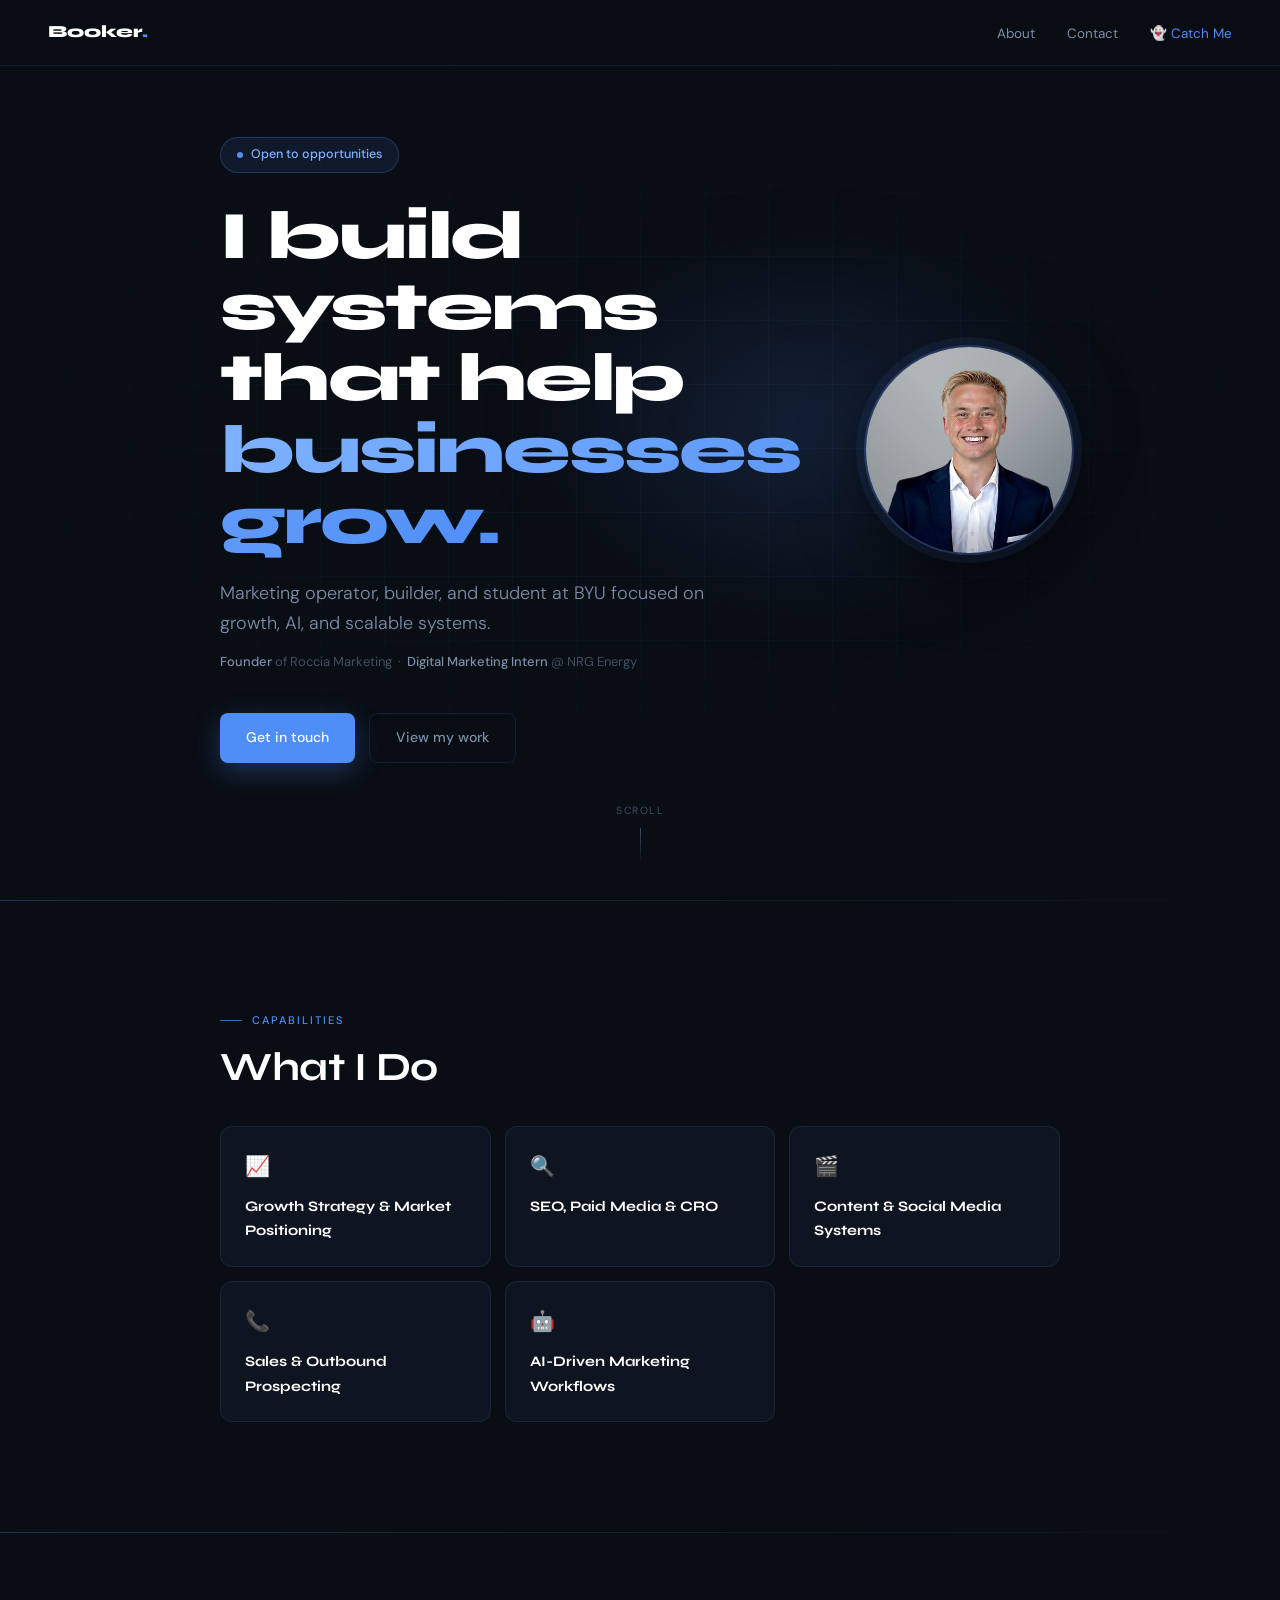
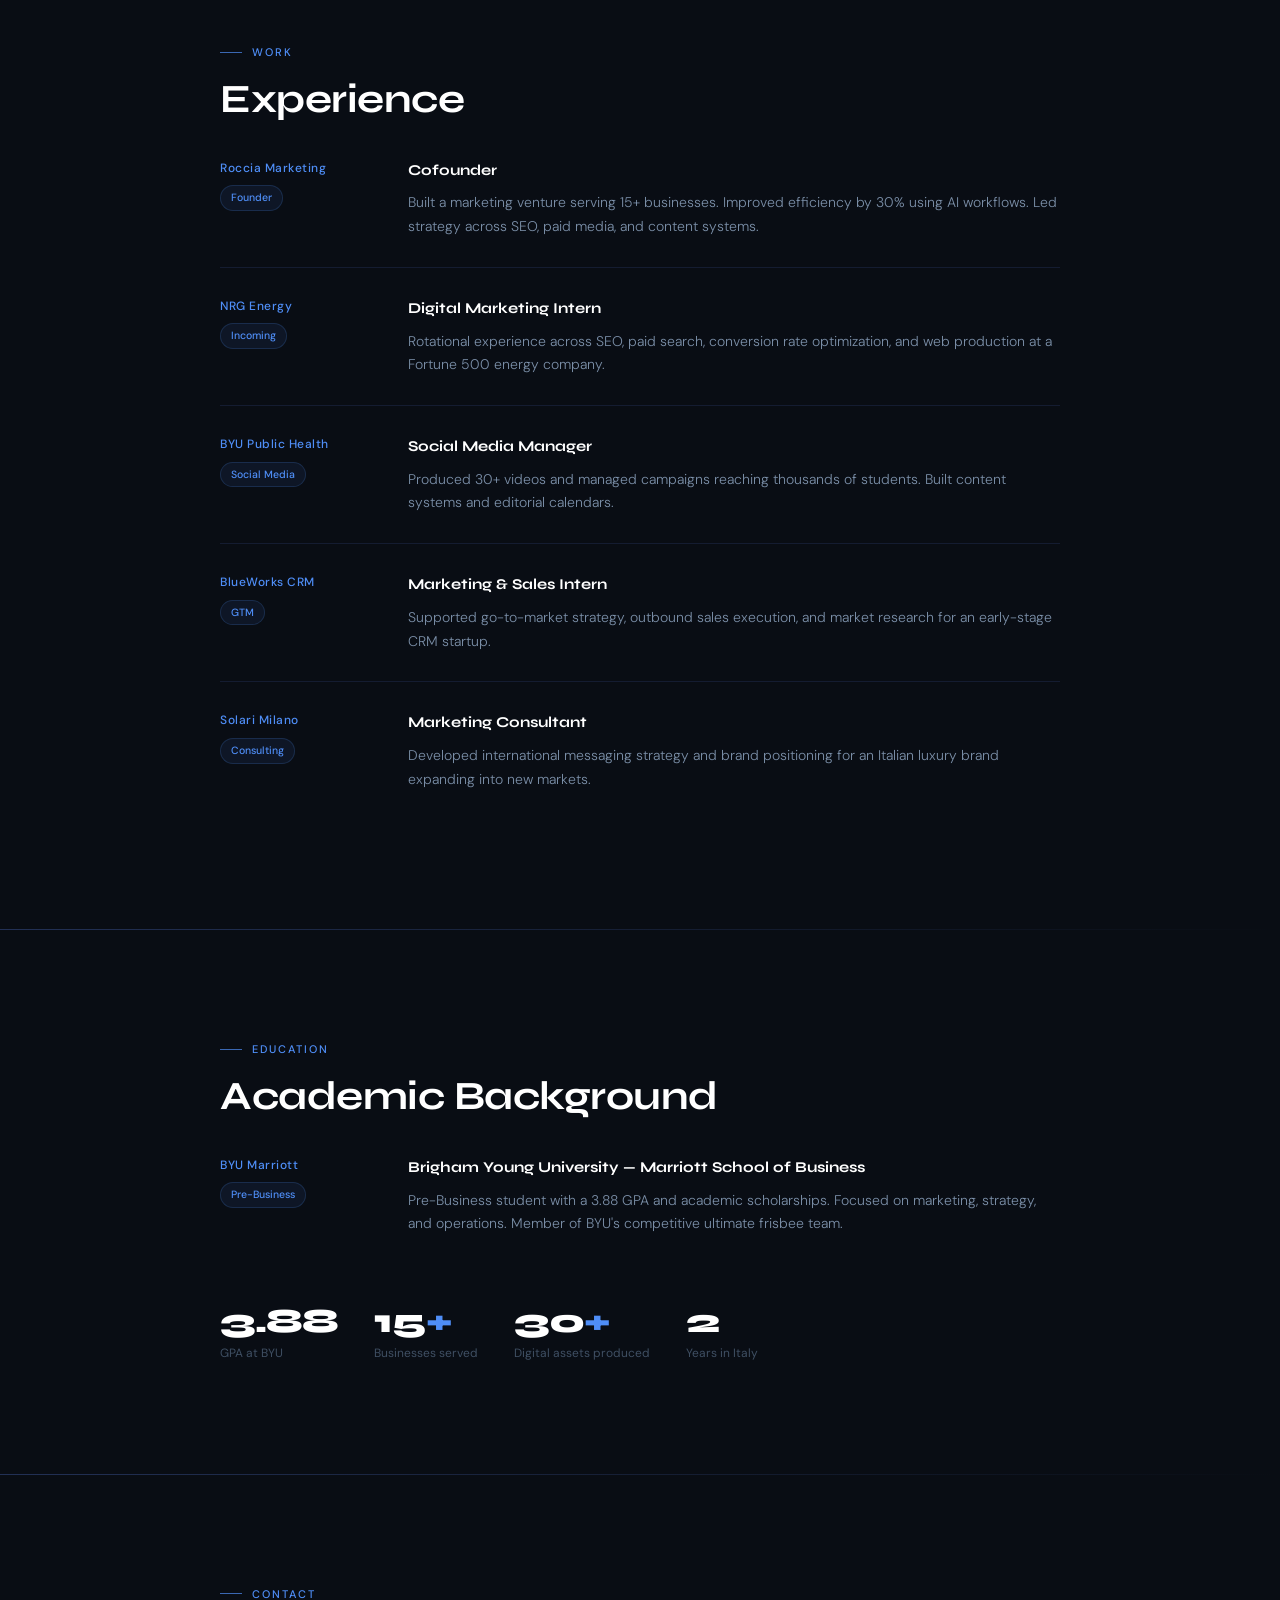
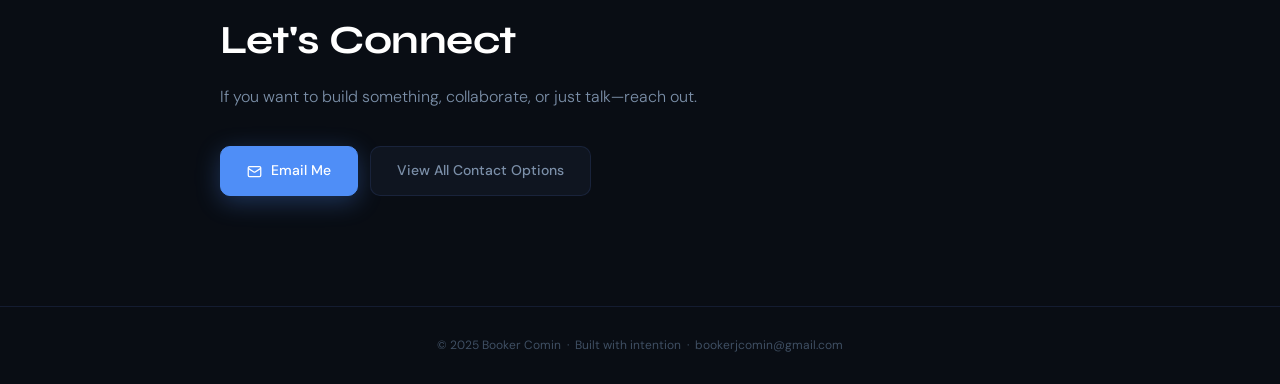
<file: index.html>
<!DOCTYPE html>
<html lang="en">
<head>
<meta charset="UTF-8" />
<meta name="viewport" content="width=device-width, initial-scale=1.0" />
<title>Booker Comin — Builder &amp; Operator</title>
<link rel="preconnect" href="https://fonts.googleapis.com" />
<link rel="preconnect" href="https://fonts.gstatic.com" crossorigin />
<link rel="stylesheet" href="style.css" />
</head>
<body>

<nav>
  <a href="index.html" class="nav-logo">Booker<span>.</span></a>
  <ul class="nav-links">
    <li><a href="about.html">About</a></li>
    <li><a href="contact.html">Contact</a></li>
    <li><a href="game.html" class="game-link">👻 Catch Me</a></li>
  </ul>
</nav>

<!-- HERO -->
<section id="hero">
  <div class="hero-inner">
    <div class="hero-content">
      <div class="hero-badge reveal"><span class="dot"></span>Open to opportunities</div>
      <h1 class="hero-headline reveal d1">I build systems<br/>that help <span class="accent">businesses grow.</span></h1>
      <p class="hero-sub reveal d2">Marketing operator, builder, and student at BYU focused on growth, AI, and scalable systems.</p>
      <p class="hero-meta reveal d2"><strong>Founder</strong> of Roccia Marketing &nbsp;·&nbsp; <strong>Digital Marketing Intern</strong> @ NRG Energy</p>
      <div class="hero-cta reveal d3">
        <a href="contact.html" class="btn btn-primary">Get in touch</a>
        <a href="#experience" class="btn btn-ghost">View my work</a>
      </div>
    </div>
    <div class="hero-photo reveal d2">
      <img src="[data-uri]" alt="Booker Comin" />
    </div>
  </div>
  <div class="scroll-hint"><span>Scroll</span><div class="line"></div></div>
</section>

<div class="divider"></div>

<!-- WHAT I DO -->
<section id="capabilities">
  <div class="container">
    <div class="label reveal">Capabilities</div>
    <h2 class="section-title reveal d1">What I Do</h2>
    <div class="skills-grid">
      <div class="skill-card reveal d1"><div class="skill-icon">📈</div><div class="skill-name">Growth Strategy &amp; Market Positioning</div></div>
      <div class="skill-card reveal d2"><div class="skill-icon">🔍</div><div class="skill-name">SEO, Paid Media &amp; CRO</div></div>
      <div class="skill-card reveal d3"><div class="skill-icon">🎬</div><div class="skill-name">Content &amp; Social Media Systems</div></div>
      <div class="skill-card reveal d1"><div class="skill-icon">📞</div><div class="skill-name">Sales &amp; Outbound Prospecting</div></div>
      <div class="skill-card reveal d2"><div class="skill-icon">🤖</div><div class="skill-name">AI-Driven Marketing Workflows</div></div>
    </div>
  </div>
</section>

<div class="divider"></div>

<!-- EXPERIENCE -->
<section id="experience">
  <div class="container">
    <div class="label reveal">Work</div>
    <h2 class="section-title reveal d1">Experience</h2>
    <div class="exp-list">
      <div class="exp-item reveal">
        <div><div class="exp-company">Roccia Marketing</div><span class="exp-tag">Founder</span></div>
        <div><div class="exp-role">Cofounder</div><div class="exp-desc">Built a marketing venture serving 15+ businesses. Improved efficiency by 30% using AI workflows. Led strategy across SEO, paid media, and content systems.</div></div>
      </div>
      <div class="exp-item reveal">
        <div><div class="exp-company">NRG Energy</div><span class="exp-tag">Incoming</span></div>
        <div><div class="exp-role">Digital Marketing Intern</div><div class="exp-desc">Rotational experience across SEO, paid search, conversion rate optimization, and web production at a Fortune 500 energy company.</div></div>
      </div>
      <div class="exp-item reveal">
        <div><div class="exp-company">BYU Public Health</div><span class="exp-tag">Social Media</span></div>
        <div><div class="exp-role">Social Media Manager</div><div class="exp-desc">Produced 30+ videos and managed campaigns reaching thousands of students. Built content systems and editorial calendars.</div></div>
      </div>
      <div class="exp-item reveal">
        <div><div class="exp-company">BlueWorks CRM</div><span class="exp-tag">GTM</span></div>
        <div><div class="exp-role">Marketing &amp; Sales Intern</div><div class="exp-desc">Supported go-to-market strategy, outbound sales execution, and market research for an early-stage CRM startup.</div></div>
      </div>
      <div class="exp-item reveal">
        <div><div class="exp-company">Solari Milano</div><span class="exp-tag">Consulting</span></div>
        <div><div class="exp-role">Marketing Consultant</div><div class="exp-desc">Developed international messaging strategy and brand positioning for an Italian luxury brand expanding into new markets.</div></div>
      </div>
    </div>
  </div>
</section>

<div class="divider"></div>

<!-- EDUCATION -->
<section id="education">
  <div class="container">
    <div class="label reveal">Education</div>
    <h2 class="section-title reveal d1">Academic Background</h2>
    <div class="exp-list">
      <div class="exp-item reveal">
        <div><div class="exp-company">BYU Marriott</div><span class="exp-tag">Pre-Business</span></div>
        <div>
          <div class="exp-role">Brigham Young University — Marriott School of Business</div>
          <div class="exp-desc">Pre-Business student with a 3.88 GPA and academic scholarships. Focused on marketing, strategy, and operations. Member of BYU's competitive ultimate frisbee team.</div>
        </div>
      </div>
    </div>
    <div class="stat-row">
      <div class="reveal d1"><div class="stat-num">3.88</div><div class="stat-label">GPA at BYU</div></div>
      <div class="reveal d2"><div class="stat-num">15<span>+</span></div><div class="stat-label">Businesses served</div></div>
      <div class="reveal d3"><div class="stat-num">30<span>+</span></div><div class="stat-label">Digital assets produced</div></div>
      <div class="reveal d4"><div class="stat-num">2</div><div class="stat-label">Years in Italy</div></div>
    </div>
  </div>
</section>

<div class="divider"></div>

<!-- CONTACT CTA -->
<section id="contact-cta">
  <div class="container">
    <div class="label reveal">Contact</div>
    <h2 class="section-title reveal d1">Let's Connect</h2>
    <p class="contact-sub reveal d2">If you want to build something, collaborate, or just talk—reach out.</p>
    <div class="contact-btns reveal d3">
      <a href="mailto:bookerjcomin@gmail.com" class="btn-contact primary">
        <svg width="15" height="15" viewBox="0 0 24 24" fill="none" stroke="currentColor" stroke-width="2"><rect x="2" y="4" width="20" height="16" rx="2"/><path d="m22 7-8.97 5.7a1.94 1.94 0 0 1-2.06 0L2 7"/></svg>
        Email Me
      </a>
      <a href="contact.html" class="btn-contact">View All Contact Options</a>
    </div>
  </div>
</section>

<footer>
  <p>© 2025 Booker Comin &nbsp;·&nbsp; Built with intention &nbsp;·&nbsp; <a href="mailto:bookerjcomin@gmail.com">bookerjcomin@gmail.com</a></p>
</footer>

<script>
  const observer = new IntersectionObserver((entries) => {
    entries.forEach(e => { if (e.isIntersecting) e.target.classList.add('visible'); });
  }, { threshold: 0.08, rootMargin: '0px 0px -20px 0px' });
  document.querySelectorAll('.reveal').forEach(el => observer.observe(el));
  setTimeout(() => {
    document.querySelectorAll('#hero .reveal').forEach((el, i) => {
      setTimeout(() => el.classList.add('visible'), 150 + i * 100);
    });
  }, 100);
</script>
</body>
</html>
</file>
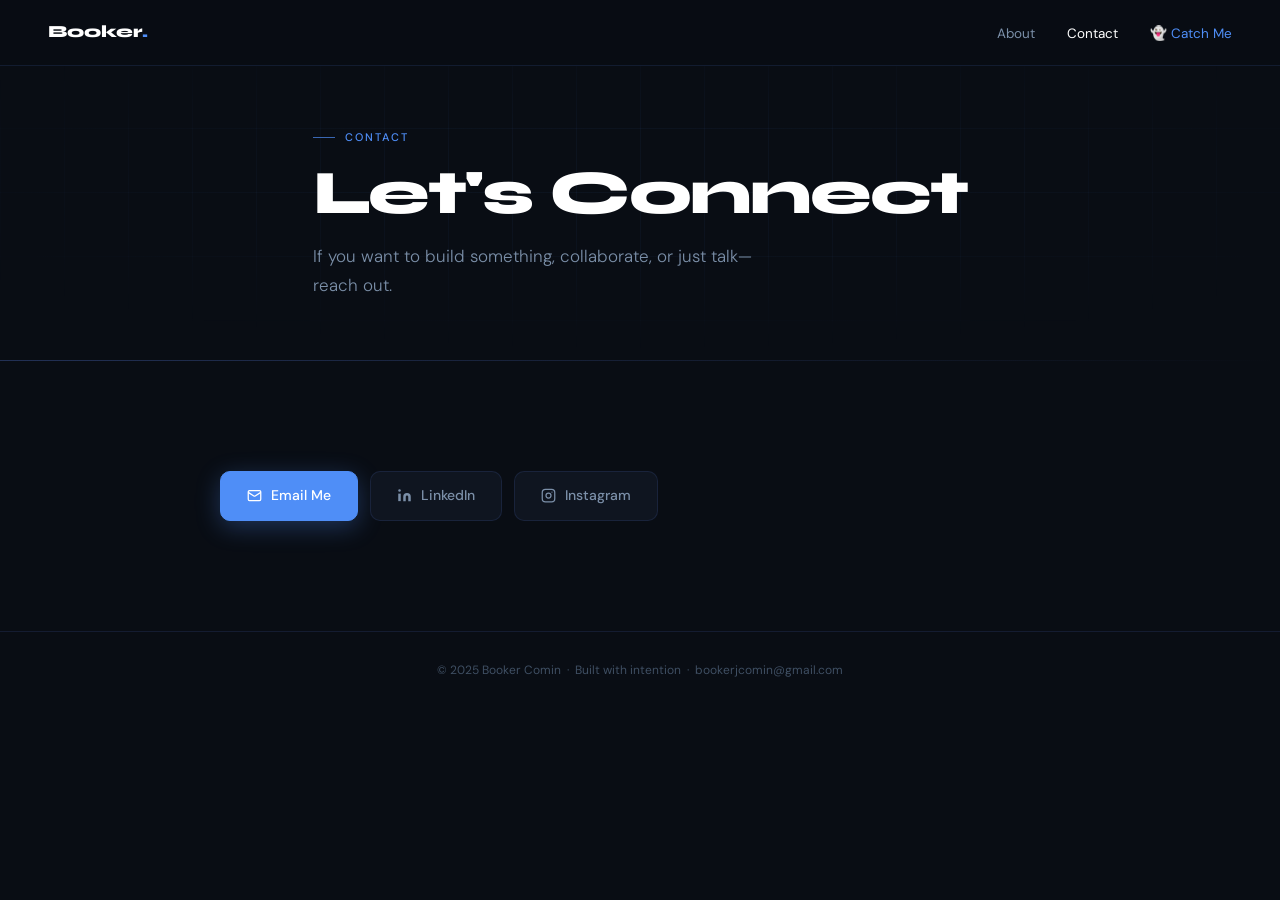
<file: contact.html>
<!DOCTYPE html>
<html lang="en">
<head>
<meta charset="UTF-8" />
<meta name="viewport" content="width=device-width, initial-scale=1.0" />
<title>Contact — Booker Comin</title>
<link rel="preconnect" href="https://fonts.googleapis.com" />
<link rel="preconnect" href="https://fonts.gstatic.com" crossorigin />
<link rel="stylesheet" href="style.css" />
<style>
  .page-hero {
    min-height: 40vh;
    display: flex;
    align-items: flex-end;
    padding: 0 0 60px;
    position: relative;
    overflow: hidden;
  }
  .page-hero::before {
    content: '';
    position: absolute; inset: 0;
    background-image:
      linear-gradient(rgba(79,142,247,0.05) 1px, transparent 1px),
      linear-gradient(90deg, rgba(79,142,247,0.05) 1px, transparent 1px);
    background-size: 64px 64px;
    mask-image: radial-gradient(ellipse 80% 60% at 50% 50%, black 20%, transparent 80%);
  }
  .page-hero .container { position: relative; z-index: 1; padding-top: 120px; }
  .page-hero .label { margin-bottom: 14px; }
  .page-hero h1 {
    font-family: 'Syne', sans-serif;
    font-size: clamp(34px,5.5vw,62px);
    font-weight: 800; line-height: 1.05;
    letter-spacing: -2px; color: var(--white); margin-bottom: 16px;
  }
  .page-hero p {
    font-size: 17px; color: var(--text-muted); font-weight: 300; max-width: 480px;
  }
</style>
</head>
<body>

<nav>
  <a href="index.html" class="nav-logo">Booker<span>.</span></a>
  <ul class="nav-links">
    <li><a href="about.html">About</a></li>
    <li><a href="contact.html" class="active">Contact</a></li>
    <li><a href="game.html" class="game-link">👻 Catch Me</a></li>
  </ul>
</nav>

<!-- PAGE HERO -->
<section class="page-hero">
  <div class="container">
    <div class="label reveal">Contact</div>
    <h1 class="reveal d1">Let's Connect</h1>
    <p class="reveal d2">If you want to build something, collaborate, or just talk—reach out.</p>
  </div>
</section>

<div class="divider"></div>

<!-- CONTACT SECTION -->
<section id="contact">
  <div class="container">
    <div class="contact-btns reveal">
      <a href="mailto:bookerjcomin@gmail.com" class="btn-contact primary">
        <svg width="15" height="15" viewBox="0 0 24 24" fill="none" stroke="currentColor" stroke-width="2"><rect x="2" y="4" width="20" height="16" rx="2"/><path d="m22 7-8.97 5.7a1.94 1.94 0 0 1-2.06 0L2 7"/></svg>
        Email Me
      </a>
      <a href="https://www.linkedin.com/in/bookercomin/" target="_blank" rel="noopener" class="btn-contact">
        <svg width="15" height="15" viewBox="0 0 24 24" fill="currentColor"><path d="M16 8a6 6 0 0 1 6 6v7h-4v-7a2 2 0 0 0-4 0v7h-4v-7a6 6 0 0 1 6-6z"/><rect x="2" y="9" width="4" height="12"/><circle cx="4" cy="4" r="2"/></svg>
        LinkedIn
      </a>
      <a href="https://www.instagram.com/bookercomin/" target="_blank" rel="noopener" class="btn-contact">
        <svg width="15" height="15" viewBox="0 0 24 24" fill="none" stroke="currentColor" stroke-width="2"><rect x="2" y="2" width="20" height="20" rx="5"/><circle cx="12" cy="12" r="4"/><circle cx="17.5" cy="6.5" r="1" fill="currentColor" stroke="none"/></svg>
        Instagram
      </a>
    </div>
  </div>
</section>

<footer>
  <p>© 2025 Booker Comin &nbsp;·&nbsp; Built with intention &nbsp;·&nbsp; <a href="mailto:bookerjcomin@gmail.com">bookerjcomin@gmail.com</a></p>
</footer>

<script>
  const observer = new IntersectionObserver((entries) => {
    entries.forEach(e => { if (e.isIntersecting) e.target.classList.add('visible'); });
  }, { threshold: 0.08, rootMargin: '0px 0px -20px 0px' });
  document.querySelectorAll('.reveal').forEach(el => observer.observe(el));
  setTimeout(() => {
    document.querySelectorAll('.page-hero .reveal').forEach((el, i) => {
      setTimeout(() => el.classList.add('visible'), 150 + i * 100);
    });
  }, 100);
</script>
</body>
</html>
</file>
<file: style.css>
/* ============================================================
   Booker Comin — Shared Stylesheet
   Used by: index.html, about.html, contact.html
   ============================================================ */

/* ── FONTS ── */
@import url('https://fonts.googleapis.com/css2?family=Syne:wght@400;600;700;800&family=DM+Sans:opsz,wght@9..40,300;9..40,400;9..40,500&display=swap');

/* ── TOKENS ── */
:root {
  --bg:           #090d14;
  --surface:      #0f1520;
  --surface-2:    #141c2b;
  --border:       rgba(99,140,255,0.12);
  --border-bright:rgba(99,140,255,0.28);
  --blue:         #4f8ef7;
  --blue-bright:  #7fb3ff;
  --text:         #e8edf5;
  --text-muted:   #7b8fa8;
  --text-dim:     #3f4f63;
  --white:        #ffffff;
}

/* ── RESET ── */
*, *::before, *::after { box-sizing: border-box; margin: 0; padding: 0; }
html { scroll-behavior: smooth; }
body {
  background: var(--bg);
  color: var(--text);
  font-family: 'DM Sans', sans-serif;
  font-size: 16px;
  line-height: 1.7;
  overflow-x: hidden;
}

/* ── NAV ── */
nav {
  position: fixed; top: 0; left: 0; right: 0; z-index: 100;
  display: flex; align-items: center; justify-content: space-between;
  padding: 18px 48px;
  background: rgba(9,13,20,0.88);
  backdrop-filter: blur(20px);
  border-bottom: 1px solid var(--border);
}
.nav-logo {
  font-family: 'Syne', sans-serif; font-weight: 800; font-size: 17px;
  color: var(--white); text-decoration: none;
}
.nav-logo span { color: var(--blue); }
.nav-links { display: flex; gap: 32px; list-style: none; }
.nav-links a {
  font-size: 13.5px; color: var(--text-muted);
  text-decoration: none; transition: color 0.2s;
}
.nav-links a:hover,
.nav-links a.active { color: var(--white); }
/* game link gets a fun accent */
.nav-links a.game-link { color: var(--blue); }
.nav-links a.game-link:hover { color: var(--blue-bright); }

/* ── LAYOUT ── */
section { padding: 110px 0; }
.container { max-width: 920px; margin: 0 auto; padding: 0 40px; }
.divider { height: 1px; background: linear-gradient(90deg, var(--border-bright), transparent); }

/* ── REVEAL ANIMATION ── */
.reveal {
  opacity: 0; transform: translateY(22px);
  transition: opacity 0.7s cubic-bezier(0.16,1,0.3,1), transform 0.7s cubic-bezier(0.16,1,0.3,1);
}
.reveal.visible { opacity: 1; transform: none; }
.d1 { transition-delay: 0.1s; }
.d2 { transition-delay: 0.2s; }
.d3 { transition-delay: 0.3s; }
.d4 { transition-delay: 0.4s; }

/* ── SECTION LABELS ── */
.label {
  font-size: 11px; font-weight: 500; letter-spacing: 2px;
  text-transform: uppercase; color: var(--blue);
  margin-bottom: 14px; display: flex; align-items: center; gap: 10px;
}
.label::before {
  content: ''; display: block; width: 22px; height: 1px;
  background: var(--blue); opacity: 0.7;
}
.section-title {
  font-family: 'Syne', sans-serif;
  font-size: clamp(26px,4vw,40px);
  font-weight: 700; color: var(--white);
  line-height: 1.15; letter-spacing: -0.5px; margin-bottom: 20px;
}

/* ── HERO ── */
#hero {
  min-height: 100vh; display: flex; align-items: center;
  padding: 0; position: relative; overflow: hidden;
}
#hero::before {
  content: ''; position: absolute; inset: 0;
  background-image:
    linear-gradient(rgba(79,142,247,0.05) 1px, transparent 1px),
    linear-gradient(90deg, rgba(79,142,247,0.05) 1px, transparent 1px);
  background-size: 64px 64px;
  mask-image: radial-gradient(ellipse 80% 60% at 50% 50%, black 20%, transparent 80%);
}
#hero::after {
  content: ''; position: absolute; top: 25%; left: 40%;
  width: 600px; height: 400px;
  background: radial-gradient(ellipse, rgba(79,142,247,0.16) 0%, transparent 70%);
  filter: blur(40px); pointer-events: none;
}
.hero-inner {
  position: relative; z-index: 1;
  max-width: 920px; margin: 0 auto; padding: 0 40px;
  display: flex; align-items: center; gap: 64px;
}
.hero-content { flex: 1; }
.hero-photo {
  flex-shrink: 0; width: 210px; height: 210px;
  border-radius: 50%; overflow: hidden;
  border: 2px solid var(--border-bright);
  box-shadow: 0 0 0 8px rgba(79,142,247,0.08), 0 24px 64px rgba(0,0,0,0.6);
}
.hero-photo img { width: 100%; height: 100%; object-fit: cover; object-position: center top; display: block; }
.hero-badge {
  display: inline-flex; align-items: center; gap: 8px;
  background: rgba(79,142,247,0.1);
  border: 1px solid rgba(79,142,247,0.25);
  border-radius: 999px; padding: 6px 16px;
  font-size: 12.5px; color: var(--blue-bright); margin-bottom: 28px; font-weight: 500;
}
.hero-badge .dot {
  width: 6px; height: 6px; background: var(--blue); border-radius: 50%;
  animation: pulse 2s infinite;
}
@keyframes pulse { 0%,100%{opacity:1;transform:scale(1)} 50%{opacity:0.5;transform:scale(0.85)} }
.hero-headline {
  font-family: 'Syne', sans-serif;
  font-size: clamp(34px,5.5vw,68px);
  font-weight: 800; line-height: 1.05;
  letter-spacing: -2px; color: var(--white); margin-bottom: 22px;
}
.hero-headline .accent {
  background: linear-gradient(135deg, var(--blue-bright), var(--blue));
  -webkit-background-clip: text; -webkit-text-fill-color: transparent; background-clip: text;
}
.hero-sub {
  font-size: clamp(15px,1.8vw,18px); color: var(--text-muted);
  max-width: 520px; line-height: 1.65; margin-bottom: 12px; font-weight: 300;
}
.hero-meta { font-size: 13px; color: var(--text-dim); margin-bottom: 40px; }
.hero-meta strong { color: var(--text-muted); font-weight: 500; }
.hero-cta { display: flex; gap: 14px; flex-wrap: wrap; }
.btn {
  display: inline-flex; align-items: center; gap: 8px;
  padding: 12px 26px; border-radius: 8px; font-size: 14px; font-weight: 500;
  text-decoration: none; transition: all 0.2s cubic-bezier(0.16,1,0.3,1);
  border: none; font-family: 'DM Sans', sans-serif; cursor: pointer;
}
.btn-primary {
  background: var(--blue); color: var(--white);
  box-shadow: 0 8px 28px rgba(79,142,247,0.3);
}
.btn-primary:hover {
  background: var(--blue-bright); transform: translateY(-2px);
  box-shadow: 0 12px 36px rgba(79,142,247,0.45);
}
.btn-ghost {
  background: transparent; color: var(--text-muted);
  border: 1px solid var(--border);
}
.btn-ghost:hover {
  color: var(--white); border-color: var(--border-bright);
  background: rgba(79,142,247,0.06); transform: translateY(-2px);
}
.scroll-hint {
  position: absolute; bottom: 36px; left: 50%; transform: translateX(-50%);
  display: flex; flex-direction: column; align-items: center; gap: 8px;
  color: var(--text-dim); font-size: 10.5px; letter-spacing: 1.5px; text-transform: uppercase;
}
.scroll-hint .line {
  width: 1px; height: 36px;
  background: linear-gradient(to bottom, var(--text-dim), transparent);
  animation: scrollLine 2s infinite;
}
@keyframes scrollLine {
  0%{opacity:0;transform:scaleY(0) translateY(-8px)}
  30%{opacity:1}
  100%{opacity:0;transform:scaleY(1) translateY(8px)}
}

/* ── ABOUT TEXT ── */
.about-text { color: var(--text-muted); font-size: 16px; line-height: 1.85; font-weight: 300; }
.about-text p + p { margin-top: 14px; }
.stat-row { display: flex; gap: 36px; margin-top: 40px; flex-wrap: wrap; }
.stat-num { font-family: 'Syne', sans-serif; font-size: 34px; font-weight: 800; color: var(--white); letter-spacing: -1px; line-height: 1; }
.stat-num span { color: var(--blue); }
.stat-label { font-size: 12px; color: var(--text-dim); margin-top: 5px; }

/* ── SKILLS ── */
.skills-grid { display: grid; grid-template-columns: repeat(auto-fit, minmax(220px,1fr)); gap: 14px; margin-top: 36px; }
.skill-card {
  background: var(--surface); border: 1px solid var(--border);
  border-radius: 12px; padding: 22px 24px;
  transition: all 0.25s cubic-bezier(0.16,1,0.3,1);
  position: relative; overflow: hidden;
}
.skill-card::before {
  content:''; position:absolute; top:0; left:0; right:0; height:2px;
  background:linear-gradient(90deg,var(--blue),transparent); opacity:0; transition:opacity 0.25s;
}
.skill-card:hover { border-color: var(--border-bright); background: var(--surface-2); transform: translateY(-3px); box-shadow: 0 14px 40px rgba(0,0,0,0.4); }
.skill-card:hover::before { opacity: 1; }
.skill-icon { font-size: 20px; margin-bottom: 12px; }
.skill-name { font-family: 'Syne', sans-serif; font-size: 14.5px; font-weight: 700; color: var(--white); }

/* ── EXPERIENCE ── */
.exp-list { margin-top: 36px; }
.exp-item { display: grid; grid-template-columns: 160px 1fr; gap: 28px; padding: 28px 0; border-bottom: 1px solid var(--border); }
.exp-item:first-child { padding-top: 0; }
.exp-item:last-child { border-bottom: none; }
.exp-company { font-size: 12px; font-weight: 500; color: var(--blue); letter-spacing: 0.5px; margin-bottom: 4px; }
.exp-role { font-family: 'Syne', sans-serif; font-size: 15px; font-weight: 700; color: var(--white); margin-bottom: 8px; }
.exp-desc { font-size: 14px; color: var(--text-muted); line-height: 1.7; font-weight: 300; }
.exp-tag { display: inline-flex; align-items: center; background: rgba(79,142,247,0.08); border: 1px solid rgba(79,142,247,0.18); color: var(--blue); font-size: 10.5px; padding: 3px 10px; border-radius: 999px; font-weight: 500; }

/* ── PERSONAL ── */
.personal-grid { display: grid; grid-template-columns: repeat(3,1fr); gap: 14px; margin-top: 36px; }
.personal-card { background: var(--surface); border: 1px solid var(--border); border-radius: 14px; padding: 26px 22px; transition: all 0.25s cubic-bezier(0.16,1,0.3,1); }
.personal-card:hover { border-color: var(--border-bright); transform: translateY(-4px); box-shadow: 0 20px 56px rgba(0,0,0,0.5); }
.personal-card .emoji { font-size: 26px; margin-bottom: 14px; display: block; }
.personal-card h3 { font-family: 'Syne', sans-serif; font-size: 15px; font-weight: 700; color: var(--white); margin-bottom: 8px; }
.personal-card p { font-size: 13px; color: var(--text-muted); line-height: 1.7; font-weight: 300; }

/* ── TRAVEL ── */
.travel-text { color: var(--text-muted); font-size: 16px; line-height: 1.85; font-weight: 300; max-width: 680px; }
.travel-text p + p { margin-top: 14px; }
.travel-text .hi { color: var(--blue-bright); font-weight: 500; }

/* ── FAITH ── */
.faith-text { color: var(--text-muted); font-size: 16px; line-height: 1.85; font-weight: 300; }
.faith-text p + p { margin-top: 14px; }
.scripture-block { margin-top: 28px; padding: 24px 28px; border-left: 2px solid var(--blue); background: linear-gradient(135deg, rgba(79,142,247,0.06), transparent); border-radius: 0 12px 12px 0; }
.scripture-block blockquote { font-size: 15.5px; font-style: italic; color: var(--text); line-height: 1.75; font-weight: 300; }
.scripture-block cite { display: block; margin-top: 10px; font-size: 12px; color: var(--blue); font-style: normal; font-weight: 500; letter-spacing: 0.4px; }

/* ── RECENT ── */
.recent-card { margin-top: 28px; padding: 36px 40px; background: var(--surface); border: 1px solid var(--border); border-radius: 16px; position: relative; overflow: hidden; display: flex; gap: 40px; align-items: flex-start; }
.recent-card::before { content:''; position:absolute; inset:0; background:radial-gradient(ellipse 60% 80% at 100% 0%, rgba(79,142,247,0.07), transparent); pointer-events:none; }
.recent-text { flex: 1; position: relative; z-index: 1; }
.recent-card .big-emoji { font-size: 40px; margin-bottom: 14px; display: block; }
.recent-card p { font-size: 16px; color: var(--text-muted); line-height: 1.75; font-weight: 300; }
.recent-card p strong { color: var(--white); font-weight: 600; }
.couple-photo { flex-shrink: 0; width: 260px; border-radius: 14px; overflow: hidden; position: relative; z-index: 1; }
.couple-photo img { width: 100%; height: 420px; object-fit: cover; object-position: center top; display: block; transition: transform 0.5s cubic-bezier(0.16,1,0.3,1); }
.couple-photo:hover img { transform: scale(1.04); }

/* ── CONTACT ── */
.contact-sub { font-size: 16px; color: var(--text-muted); margin-top: 14px; margin-bottom: 36px; font-weight: 300; }
.contact-btns { display: flex; gap: 12px; flex-wrap: wrap; }
.btn-contact {
  display: inline-flex; align-items: center; gap: 9px;
  padding: 12px 26px; border-radius: 10px; font-size: 14px; font-weight: 500;
  text-decoration: none; transition: all 0.25s cubic-bezier(0.16,1,0.3,1);
  font-family: 'DM Sans', sans-serif; border: 1px solid var(--border);
  color: var(--text-muted); background: var(--surface);
}
.btn-contact:hover { color: var(--white); border-color: var(--border-bright); background: var(--surface-2); transform: translateY(-3px); box-shadow: 0 12px 32px rgba(0,0,0,0.4); }
.btn-contact.primary { background: var(--blue); border-color: var(--blue); color: var(--white); box-shadow: 0 6px 24px rgba(79,142,247,0.3); }
.btn-contact.primary:hover { background: var(--blue-bright); border-color: var(--blue-bright); box-shadow: 0 12px 36px rgba(79,142,247,0.5); }

/* ── FOOTER ── */
footer { padding: 28px 40px; text-align: center; font-size: 12px; color: var(--text-dim); border-top: 1px solid var(--border); }
footer a { color: var(--text-dim); text-decoration: none; }
footer a:hover { color: var(--blue); }

/* ── RESPONSIVE ── */
@media (max-width: 768px) {
  nav { padding: 16px 24px; }
  .nav-links { display: none; }
  section { padding: 72px 0; }
  .container { padding: 0 22px; }
  .hero-inner { flex-direction: column-reverse; gap: 24px; padding: 90px 22px 40px; align-items: flex-start; }
  .hero-photo { width: 100px; height: 100px; }
  .hero-headline { letter-spacing: -1.5px; }
  .exp-item { grid-template-columns: 1fr; gap: 10px; }
  .personal-grid { grid-template-columns: 1fr; }
  .skills-grid { grid-template-columns: 1fr; }
  .recent-card { flex-direction: column; gap: 24px; padding: 26px 22px; }
  .couple-photo { width: 100%; }
  .couple-photo img { height: 240px; }
  .stat-row { gap: 22px; }
}
</file>
